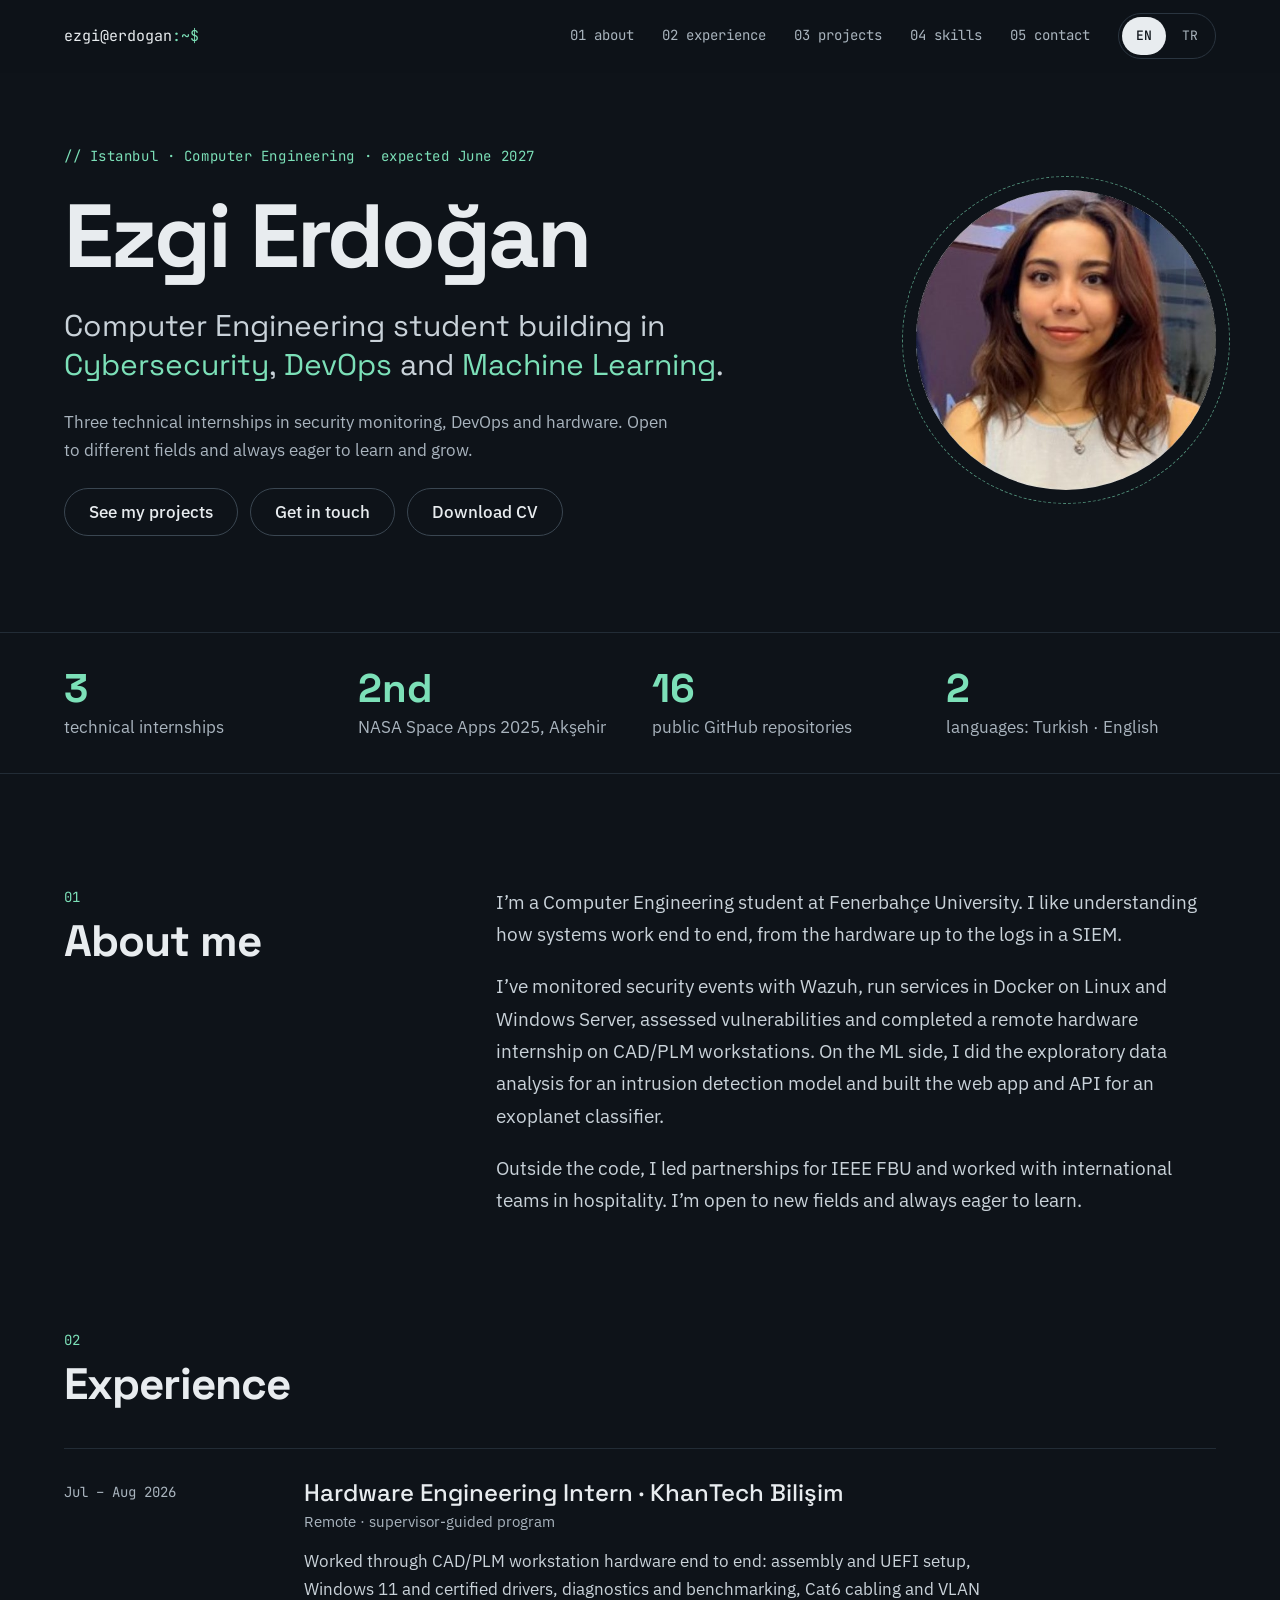
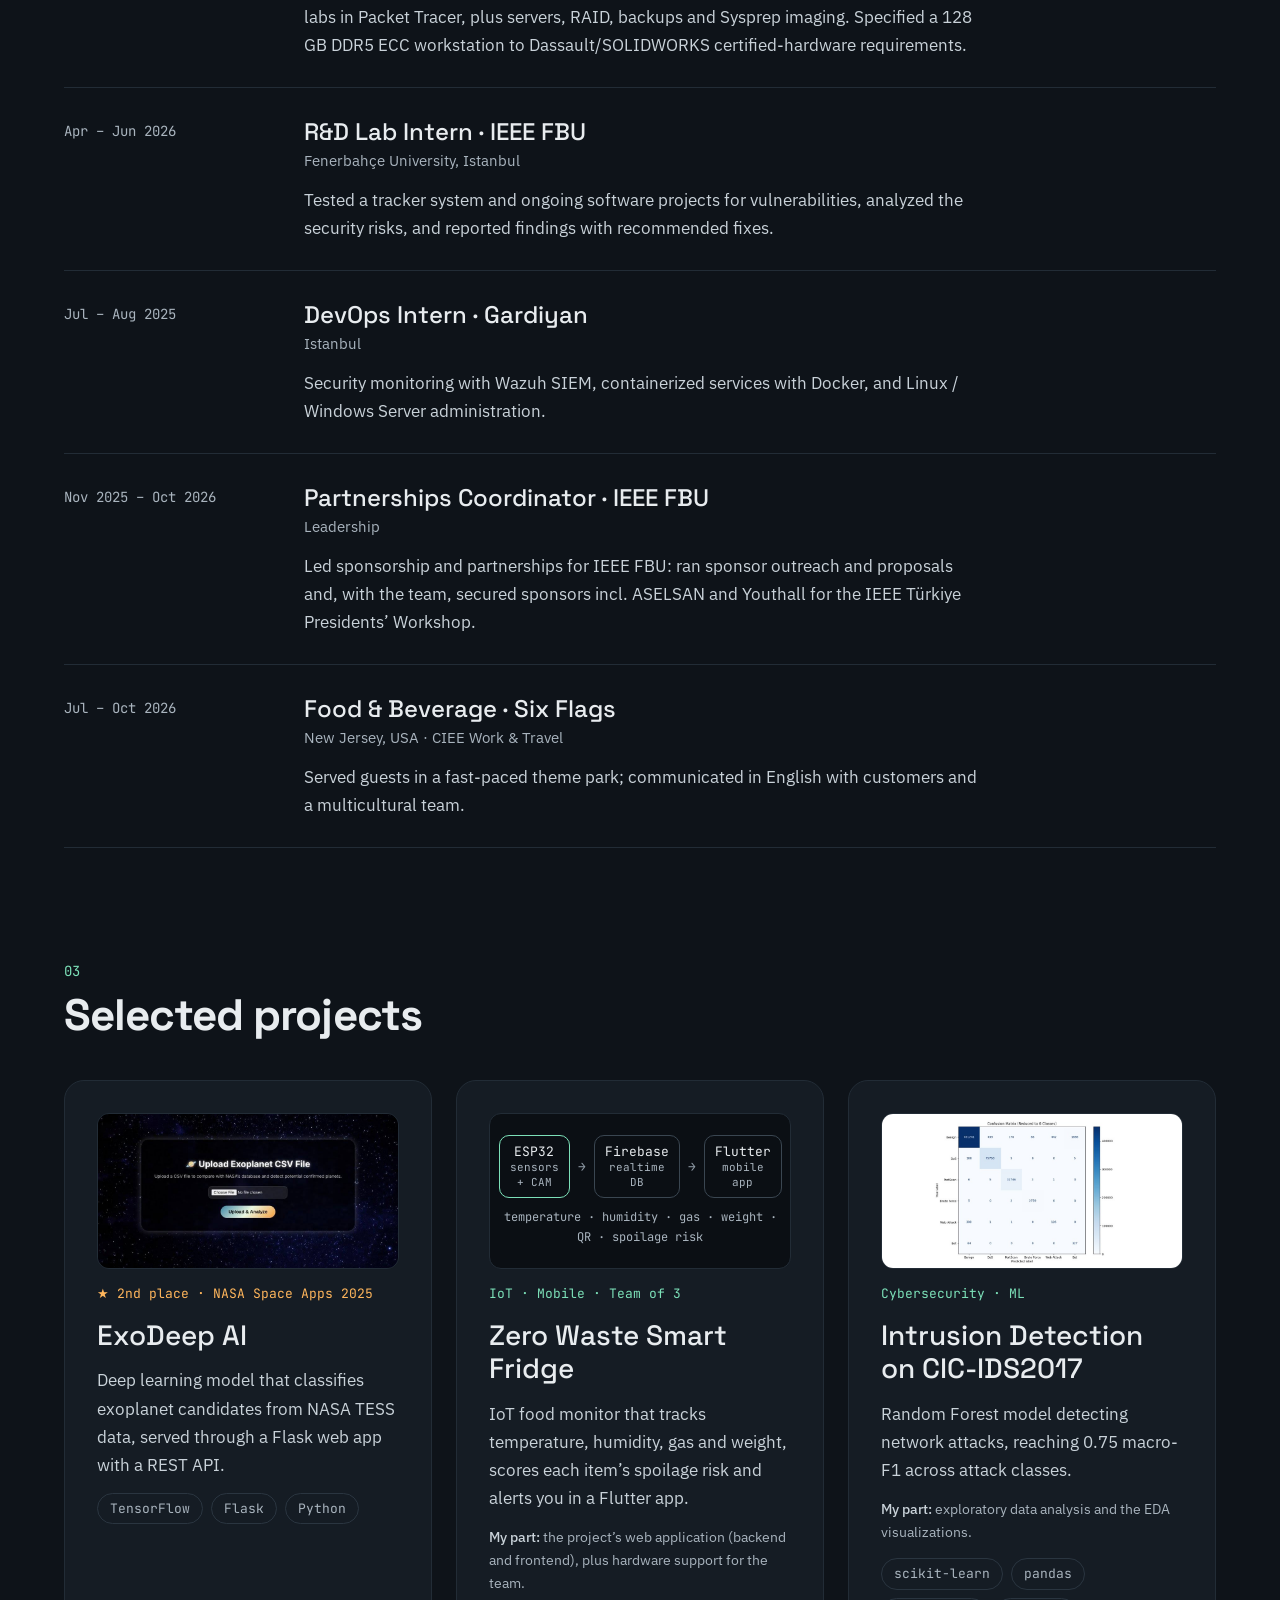
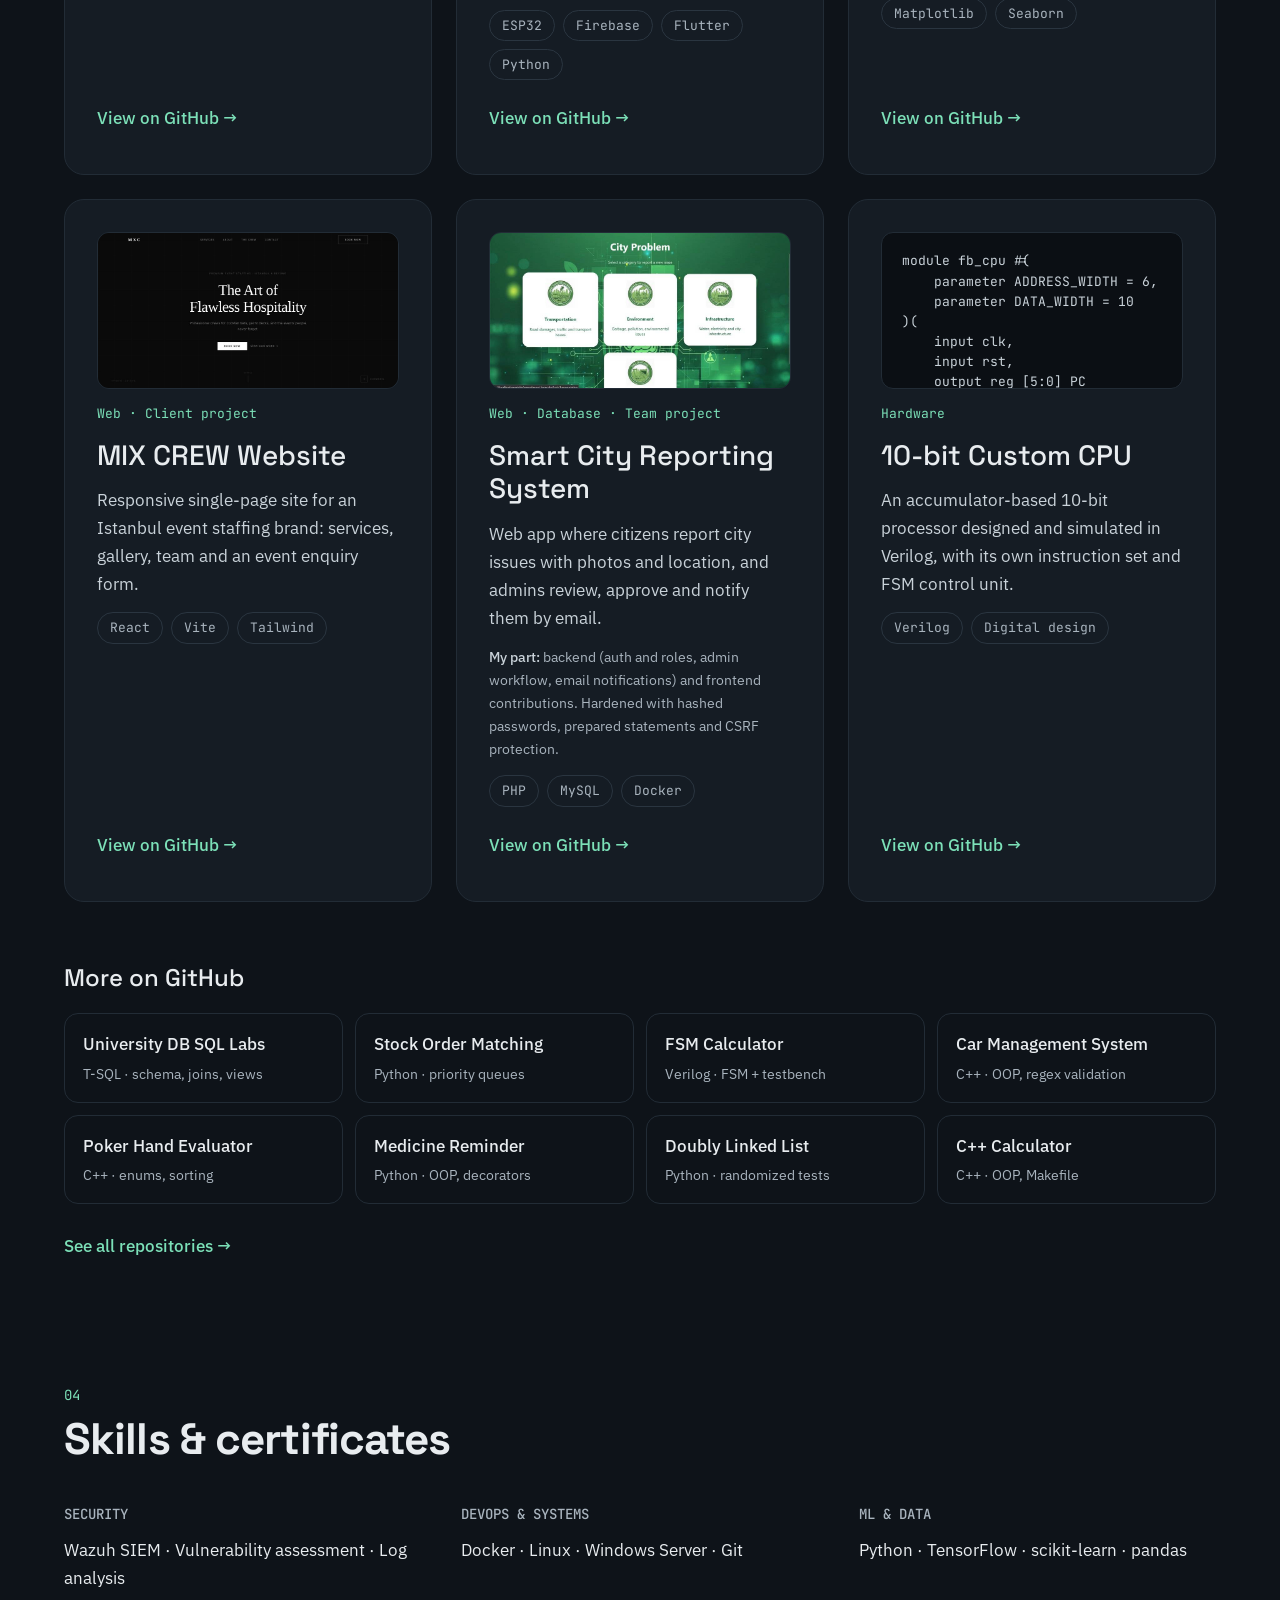
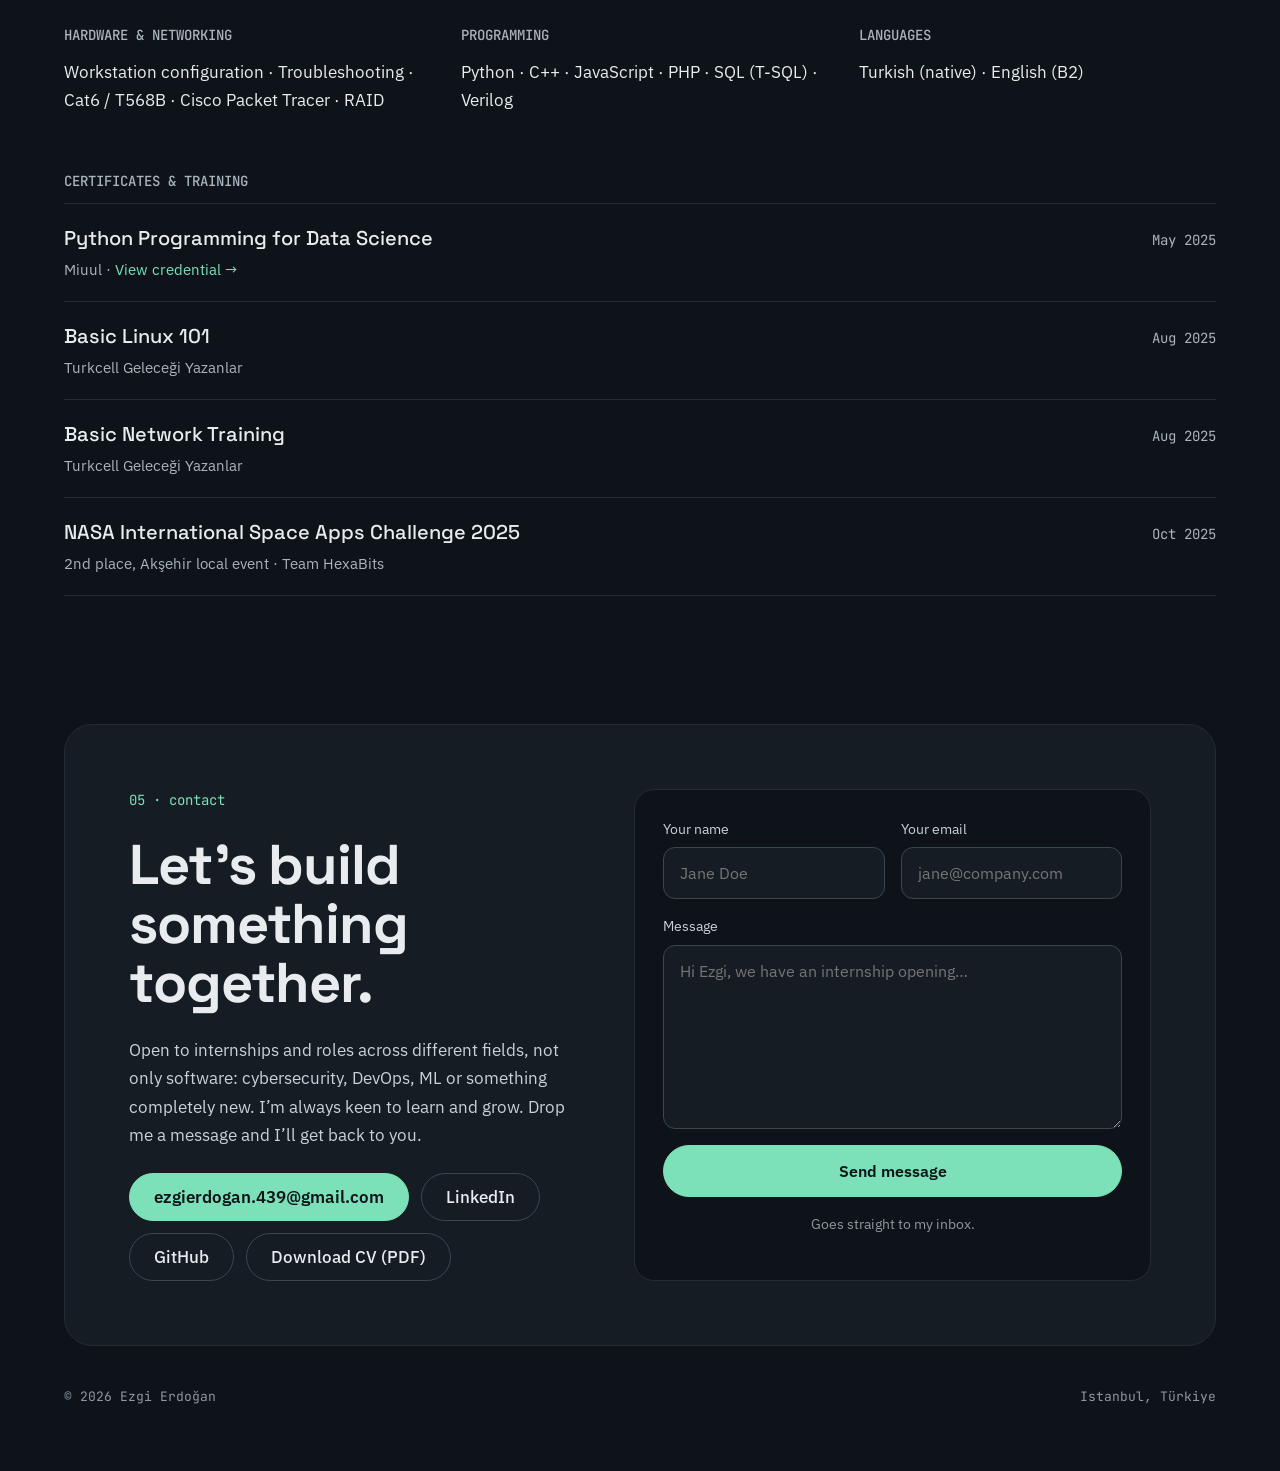
<file: index.html>
<!doctype html>
<html lang="en">
<head>
<meta charset="utf-8">
<meta name="viewport" content="width=device-width, initial-scale=1">
<title>Ezgi Erdoğan · Computer Engineering Portfolio</title>
<meta name="description" content="Ezgi Erdoğan, Computer Engineering student in Istanbul. Cybersecurity, DevOps and Machine Learning projects and internships.">
<meta property="og:title" content="Ezgi Erdoğan · Portfolio">
<meta property="og:description" content="Computer Engineering student | Cybersecurity · DevOps · ML">
<meta property="og:image" content="https://ezgerdog.github.io/ezgi.jpg">
<meta property="og:url" content="https://ezgerdog.github.io/">
<link rel="alternate" hreflang="tr" href="https://ezgerdog.github.io/tr.html">
<link rel="icon" href="data:image/svg+xml,%3Csvg xmlns='http://www.w3.org/2000/svg' viewBox='0 0 64 64'%3E%3Crect width='64' height='64' rx='14' fill='%230E1319'/%3E%3Ctext x='50%25' y='56%25' text-anchor='middle' font-family='monospace' font-size='30' fill='%237CE0B8'%3EE%3C/text%3E%3C/svg%3E">
<link rel="preconnect" href="https://fonts.googleapis.com">
<link rel="preconnect" href="https://fonts.gstatic.com" crossorigin>
<link href="https://fonts.googleapis.com/css2?family=Space+Grotesk:wght@400;500;700&family=IBM+Plex+Sans:wght@400;500;600&family=JetBrains+Mono:wght@400;500&display=swap" rel="stylesheet">
<link rel="stylesheet" href="style.css">
</head>
<body>
<a class="skip" href="#main">Skip to content</a>

<header class="site-header">
<div class="wrap bar">
<a class="logo" href="#top">ezgi@erdogan<span class="accent">:~$</span></a>
<div class="right">
<nav class="nav" aria-label="Main">
<a class="link" href="#about">01 about</a>
<a class="link" href="#experience">02 experience</a>
<a class="link" href="#projects">03 projects</a>
<a class="link" href="#skills">04 skills</a>
<a class="link" href="#contact">05 contact</a>
<div class="lang" role="group" aria-label="Language"><a href="./" aria-current="page">EN</a><a href="tr.html" hreflang="tr">TR</a></div>
</nav>
<button class="menu-btn" type="button" aria-label="Open menu" aria-expanded="false"><svg width="20" height="20" viewBox="0 0 24 24" fill="none" stroke="currentColor" stroke-width="2" stroke-linecap="round" aria-hidden="true"><path d="M4 7h16M4 12h16M4 17h16"/></svg></button>
</div>
</div>
</header>

<main id="main">
<div class="wrap">
<section id="top" class="hero">
<div class="hero-text">
<div class="eyebrow">// Istanbul · Computer Engineering · expected June 2027</div>
<h1>Ezgi Erdoğan</h1>
<p class="lead">Computer Engineering student building in <span class="accent">Cybersecurity</span>, <span class="accent">DevOps</span> and <span class="accent">Machine Learning</span>.</p>
<p class="sub">Three technical internships in security monitoring, DevOps and hardware. Open to different fields and always eager to learn and grow.</p>
<div class="btns">
<a class="btn" href="#projects">See my projects</a>
<a class="btn" href="#contact">Get in touch</a>
<a class="btn" href="Ezgi_Erdogan_CV.pdf" download>Download CV</a>
</div>
</div>
<div class="portrait"><div class="portrait-ring"><img src="ezgi.jpg" alt="Portrait of Ezgi Erdoğan" width="300" height="300"></div></div>
</section>
</div>

<section class="stats" aria-label="Highlights">
<div class="wrap">
<div class="stat"><b>3</b><span>technical internships</span></div>
<div class="stat"><b>2nd</b><span>NASA Space Apps 2025, Akşehir</span></div>
<div class="stat"><b>16</b><span>public GitHub repositories</span></div>
<div class="stat"><b>2</b><span>languages: Turkish · English</span></div>
</div>
</section>

<div class="wrap">
<section id="about" class="block about">
<div class="about-head"><div class="num">01</div><h2>About me</h2></div>
<div class="about-body">
<p>I’m a Computer Engineering student at Fenerbahçe University. I like understanding how systems work end to end, from the hardware up to the logs in a SIEM.</p>
<p>I’ve monitored security events with Wazuh, run services in Docker on Linux and Windows Server, assessed vulnerabilities and completed a remote hardware internship on CAD/PLM workstations. On the ML side, I did the exploratory data analysis for an intrusion detection model and built the web app and API for an exoplanet classifier.</p>
<p>Outside the code, I led partnerships for IEEE FBU and worked with international teams in hospitality. I’m open to new fields and always eager to learn.</p>
</div>
</section>

<section id="experience" class="block">
<div class="num">02</div>
<h2>Experience</h2>
<div>
<article class="job"><div class="job-date">Jul – Aug 2026</div><div class="job-body"><h3>Hardware Engineering Intern · KhanTech Bilişim</h3><div class="where">Remote · supervisor-guided program</div><p>Worked through CAD/PLM workstation hardware end to end: assembly and UEFI setup, Windows 11 and certified drivers, diagnostics and benchmarking, Cat6 cabling and VLAN labs in Packet Tracer, plus servers, RAID, backups and Sysprep imaging. Specified a 128 GB DDR5 ECC workstation to Dassault/SOLIDWORKS certified-hardware requirements.</p></div></article>
<article class="job"><div class="job-date">Apr – Jun 2026</div><div class="job-body"><h3>R&amp;D Lab Intern · IEEE FBU</h3><div class="where">Fenerbahçe University, Istanbul</div><p>Tested a tracker system and ongoing software projects for vulnerabilities, analyzed the security risks, and reported findings with recommended fixes.</p></div></article>
<article class="job"><div class="job-date">Jul – Aug 2025</div><div class="job-body"><h3>DevOps Intern · Gardiyan</h3><div class="where">Istanbul</div><p>Security monitoring with Wazuh SIEM, containerized services with Docker, and Linux / Windows Server administration.</p></div></article>
<article class="job"><div class="job-date">Nov 2025 – Oct 2026</div><div class="job-body"><h3>Partnerships Coordinator · IEEE FBU</h3><div class="where">Leadership</div><p>Led sponsorship and partnerships for IEEE FBU: ran sponsor outreach and proposals and, with the team, secured sponsors incl. ASELSAN and Youthall for the IEEE Türkiye Presidents’ Workshop.</p></div></article>
<article class="job"><div class="job-date">Jul – Oct 2026</div><div class="job-body"><h3>Food &amp; Beverage · Six Flags</h3><div class="where">New Jersey, USA · CIEE Work &amp; Travel</div><p>Served guests in a fast-paced theme park; communicated in English with customers and a multicultural team.</p></div></article>
</div>
</section>

<section id="projects" class="block">
<div class="num">03</div>
<h2>Selected projects</h2>
<div class="grid">

<article class="card">
<img class="shot" src="exodeep.jpg" alt="ExoDeep AI CSV upload screen" loading="lazy" width="960" height="498">
<span class="tag gold">★ 2nd place · NASA Space Apps 2025</span>
<h3>ExoDeep AI</h3>
<p>Deep learning model that classifies exoplanet candidates from NASA TESS data, served through a Flask web app with a REST API.</p>
<div class="chips"><span>TensorFlow</span><span>Flask</span><span>Python</span></div>
<a class="more" href="https://github.com/ezgerdog/exoplanet-ai-detection">View on GitHub →</a>
</article>

<article class="card">
<div class="flow" role="img" aria-label="System flow: ESP32 sensors to Firebase to Flutter app">
<div class="flow-row"><div>ESP32<small>sensors + CAM</small></div><i>→</i><div>Firebase<small>realtime DB</small></div><i>→</i><div>Flutter<small>mobile app</small></div></div>
<p>temperature · humidity · gas · weight · QR · spoilage risk</p>
</div>
<span class="tag">IoT · Mobile · Team of 3</span>
<h3>Zero Waste Smart Fridge</h3>
<p>IoT food monitor that tracks temperature, humidity, gas and weight, scores each item’s spoilage risk and alerts you in a Flutter app.</p>
<p class="part"><b>My part:</b> the project’s web application (backend and frontend), plus hardware support for the team.</p>
<div class="chips"><span>ESP32</span><span>Firebase</span><span>Flutter</span><span>Python</span></div>
<a class="more" href="https://github.com/ezgerdog/smart-fridge-project">View on GitHub →</a>
</article>

<article class="card">
<img class="shot" src="ids.jpg" alt="Confusion matrix of the intrusion detection model across six classes" loading="lazy" width="960" height="498">
<span class="tag">Cybersecurity · ML</span>
<h3>Intrusion Detection on CIC-IDS2017</h3>
<p>Random Forest model detecting network attacks, reaching 0.75 macro-F1 across attack classes.</p>
<p class="part"><b>My part:</b> exploratory data analysis and the EDA visualizations.</p>
<div class="chips"><span>scikit-learn</span><span>pandas</span><span>Matplotlib</span><span>Seaborn</span></div>
<a class="more" href="https://github.com/ezgerdog/cybersecurity-data-mining">View on GitHub →</a>
</article>

<article class="card">
<img class="shot" src="mixcrew.jpg" alt="MIX CREW website hero section" loading="lazy" width="960" height="498">
<span class="tag">Web · Client project</span>
<h3>MIX CREW Website</h3>
<p>Responsive single-page site for an Istanbul event staffing brand: services, gallery, team and an event enquiry form.</p>
<div class="chips"><span>React</span><span>Vite</span><span>Tailwind</span></div>
<a class="more" href="https://github.com/ezgerdog/mixcrew-website">View on GitHub →</a>
</article>

<article class="card">
<img class="shot" src="smartcity.jpg" alt="Smart City report category screen" loading="lazy" width="960" height="498">
<span class="tag">Web · Database · Team project</span>
<h3>Smart City Reporting System</h3>
<p>Web app where citizens report city issues with photos and location, and admins review, approve and notify them by email.</p>
<p class="part"><b>My part:</b> backend (auth and roles, admin workflow, email notifications) and frontend contributions. Hardened with hashed passwords, prepared statements and CSRF protection.</p>
<div class="chips"><span>PHP</span><span>MySQL</span><span>Docker</span></div>
<a class="more" href="https://github.com/ezgerdog/smart-city-reporting-system">View on GitHub →</a>
</article>

<article class="card">
<pre class="code" aria-label="Verilog excerpt from the CPU">module fb_cpu #(
    parameter ADDRESS_WIDTH = 6,
    parameter DATA_WIDTH = 10
)(
    input clk,
    input rst,
    output reg [5:0] PC
);
reg [9:0] ACC, ACCNext;
reg [2:0] state, stateNext;</pre>
<span class="tag">Hardware</span>
<h3>10-bit Custom CPU</h3>
<p>An accumulator-based 10-bit processor designed and simulated in Verilog, with its own instruction set and FSM control unit.</p>
<div class="chips"><span>Verilog</span><span>Digital design</span></div>
<a class="more" href="https://github.com/ezgerdog/custom-cpu-design-verilog">View on GitHub →</a>
</article>

</div>

<h3 class="minis-title">More on GitHub</h3>
<div class="minis">
<a class="mini" href="https://github.com/ezgerdog/university-db-sql-labs"><b>University DB SQL Labs</b><span>T-SQL · schema, joins, views</span></a>
<a class="mini" href="https://github.com/ezgerdog/stock-market-order-matching"><b>Stock Order Matching</b><span>Python · priority queues</span></a>
<a class="mini" href="https://github.com/ezgerdog/verilog-calculator"><b>FSM Calculator</b><span>Verilog · FSM + testbench</span></a>
<a class="mini" href="https://github.com/ezgerdog/car-management-system"><b>Car Management System</b><span>C++ · OOP, regex validation</span></a>
<a class="mini" href="https://github.com/ezgerdog/poker-hand-evaluator"><b>Poker Hand Evaluator</b><span>C++ · enums, sorting</span></a>
<a class="mini" href="https://github.com/ezgerdog/medicine-reminder-system"><b>Medicine Reminder</b><span>Python · OOP, decorators</span></a>
<a class="mini" href="https://github.com/ezgerdog/linked-list-implementation"><b>Doubly Linked List</b><span>Python · randomized tests</span></a>
<a class="mini" href="https://github.com/ezgerdog/cpp-calculator"><b>C++ Calculator</b><span>C++ · OOP, Makefile</span></a>
</div>
<a class="all" href="https://github.com/ezgerdog?tab=repositories">See all repositories →</a>
</section>

<section id="skills" class="block">
<div class="num">04</div>
<h2>Skills &amp; certificates</h2>
<div class="skills">
<div><h3>SECURITY</h3><p>Wazuh SIEM · Vulnerability assessment · Log analysis</p></div>
<div><h3>DEVOPS &amp; SYSTEMS</h3><p>Docker · Linux · Windows Server · Git</p></div>
<div><h3>ML &amp; DATA</h3><p>Python · TensorFlow · scikit-learn · pandas</p></div>
<div><h3>HARDWARE &amp; NETWORKING</h3><p>Workstation configuration · Troubleshooting · Cat6 / T568B · Cisco Packet Tracer · RAID</p></div>
<div><h3>PROGRAMMING</h3><p>Python · C++ · JavaScript · PHP · SQL (T-SQL) · Verilog</p></div>
<div><h3>LANGUAGES</h3><p>Turkish (native) · English (B2)</p></div>
</div>
<div class="certs">
<h3>CERTIFICATES &amp; TRAINING</h3>
<div class="cert"><div class="cert-main"><b>Python Programming for Data Science</b><span>Miuul · <a href="https://learning.miuul.com/certificates/z3zz2uqmaw">View credential →</a></span></div><time>May 2025</time></div>
<div class="cert"><div class="cert-main"><b>Basic Linux 101</b><span>Turkcell Geleceği Yazanlar</span></div><time>Aug 2025</time></div>
<div class="cert"><div class="cert-main"><b>Basic Network Training</b><span>Turkcell Geleceği Yazanlar</span></div><time>Aug 2025</time></div>
<div class="cert"><div class="cert-main"><b>NASA International Space Apps Challenge 2025</b><span>2nd place, Akşehir local event · Team HexaBits</span></div><time>Oct 2025</time></div>
</div>
</section>

<section id="contact" class="contact">
<div class="contact-box">
<div class="contact-text">
<div class="num">05 · contact</div>
<h2>Let’s build something together.</h2>
<p>Open to internships and roles across different fields, not only software: cybersecurity, DevOps, ML or something completely new. I’m always keen to learn and grow. Drop me a message and I’ll get back to you.</p>
<div class="btns">
<a class="btn solid" href="mailto:ezgierdogan.439@gmail.com">ezgierdogan.439@gmail.com</a>
<a class="btn" href="https://www.linkedin.com/in/ezgierdogan1/">LinkedIn</a>
<a class="btn" href="https://github.com/ezgerdog">GitHub</a>
<a class="btn" href="Ezgi_Erdogan_CV.pdf" download>Download CV (PDF)</a>
</div>
</div>
<form class="msg" action="https://formspree.io/f/mvkzdnaz" method="POST" aria-label="Send a message" data-sending="Sending…" data-ok="Thanks! Your message reached my inbox. I’ll reply soon." data-err="Something went wrong. Please email me directly instead.">
<div class="row2">
<div class="field"><label for="f-name">Your name</label><input id="f-name" name="name" type="text" autocomplete="name" required placeholder="Jane Doe"></div>
<div class="field"><label for="f-email">Your email</label><input id="f-email" name="email" type="email" autocomplete="email" required placeholder="jane@company.com"></div>
</div>
<div class="field"><label for="f-msg">Message</label><textarea id="f-msg" name="message" rows="6" required placeholder="Hi Ezgi, we have an internship opening…"></textarea></div>
<input type="hidden" name="_subject" value="New message from your portfolio">
<input class="hp" type="text" name="_gotcha" tabindex="-1" autocomplete="off" aria-hidden="true">
<button class="btn solid" type="submit">Send message</button>
<p class="status" role="status" aria-live="polite">Goes straight to my inbox.</p>
</form>
</div>
<footer><span>© 2026 Ezgi Erdoğan</span><span>Istanbul, Türkiye</span></footer>
</section>
</div>
</main>
<script src="main.js"></script>
</body>
</html>
</file>
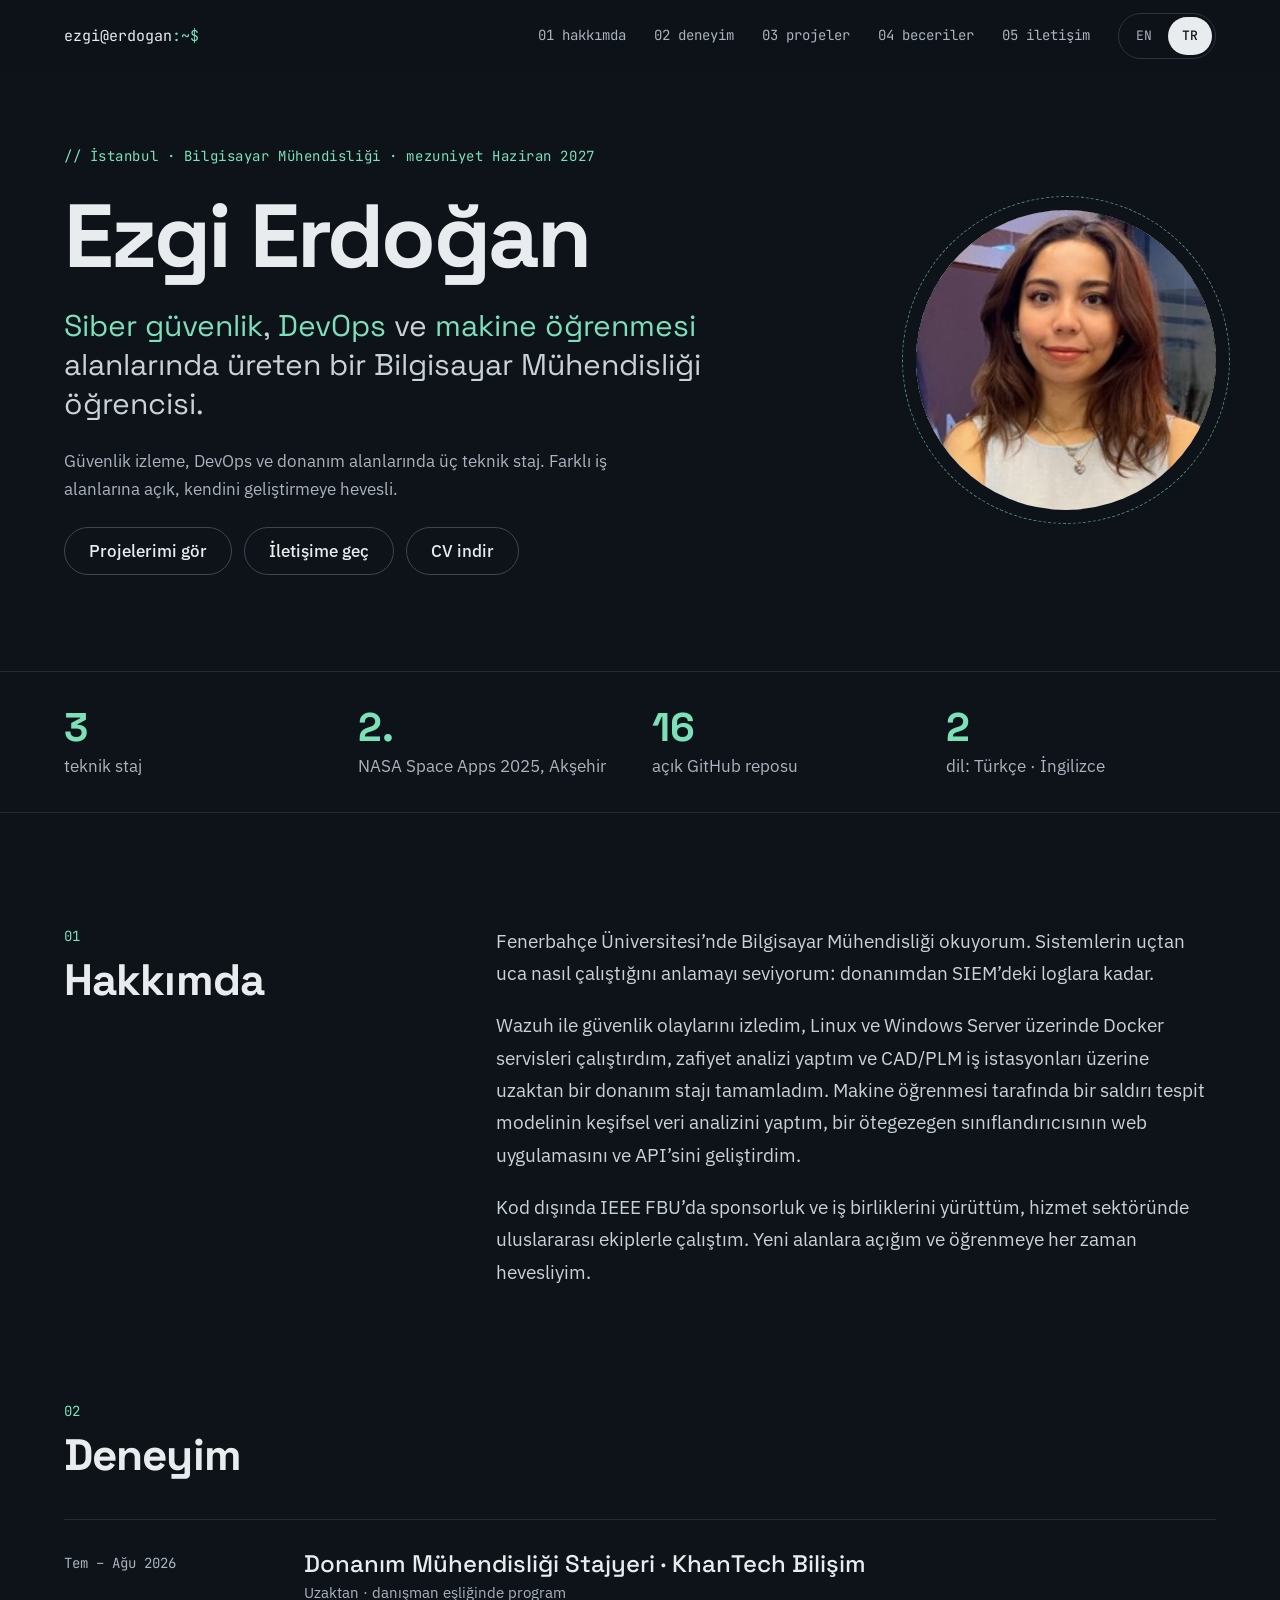
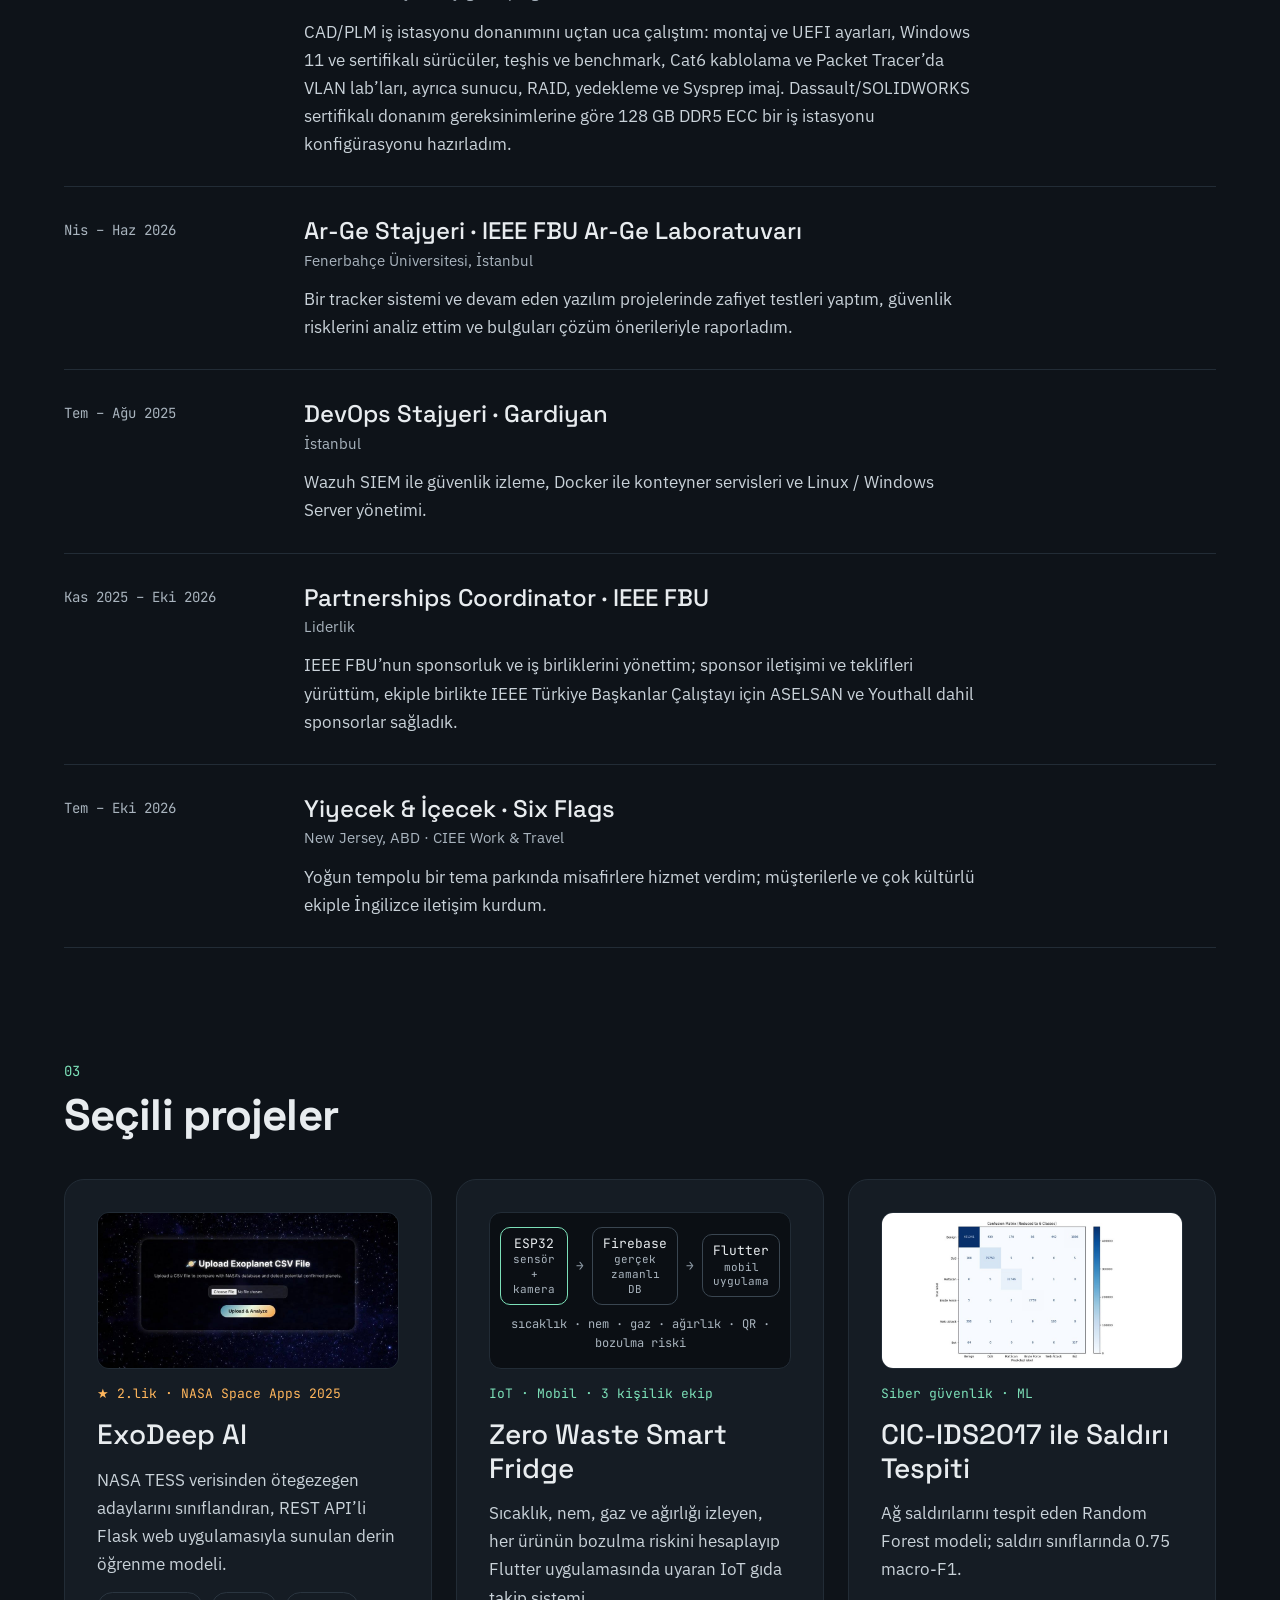
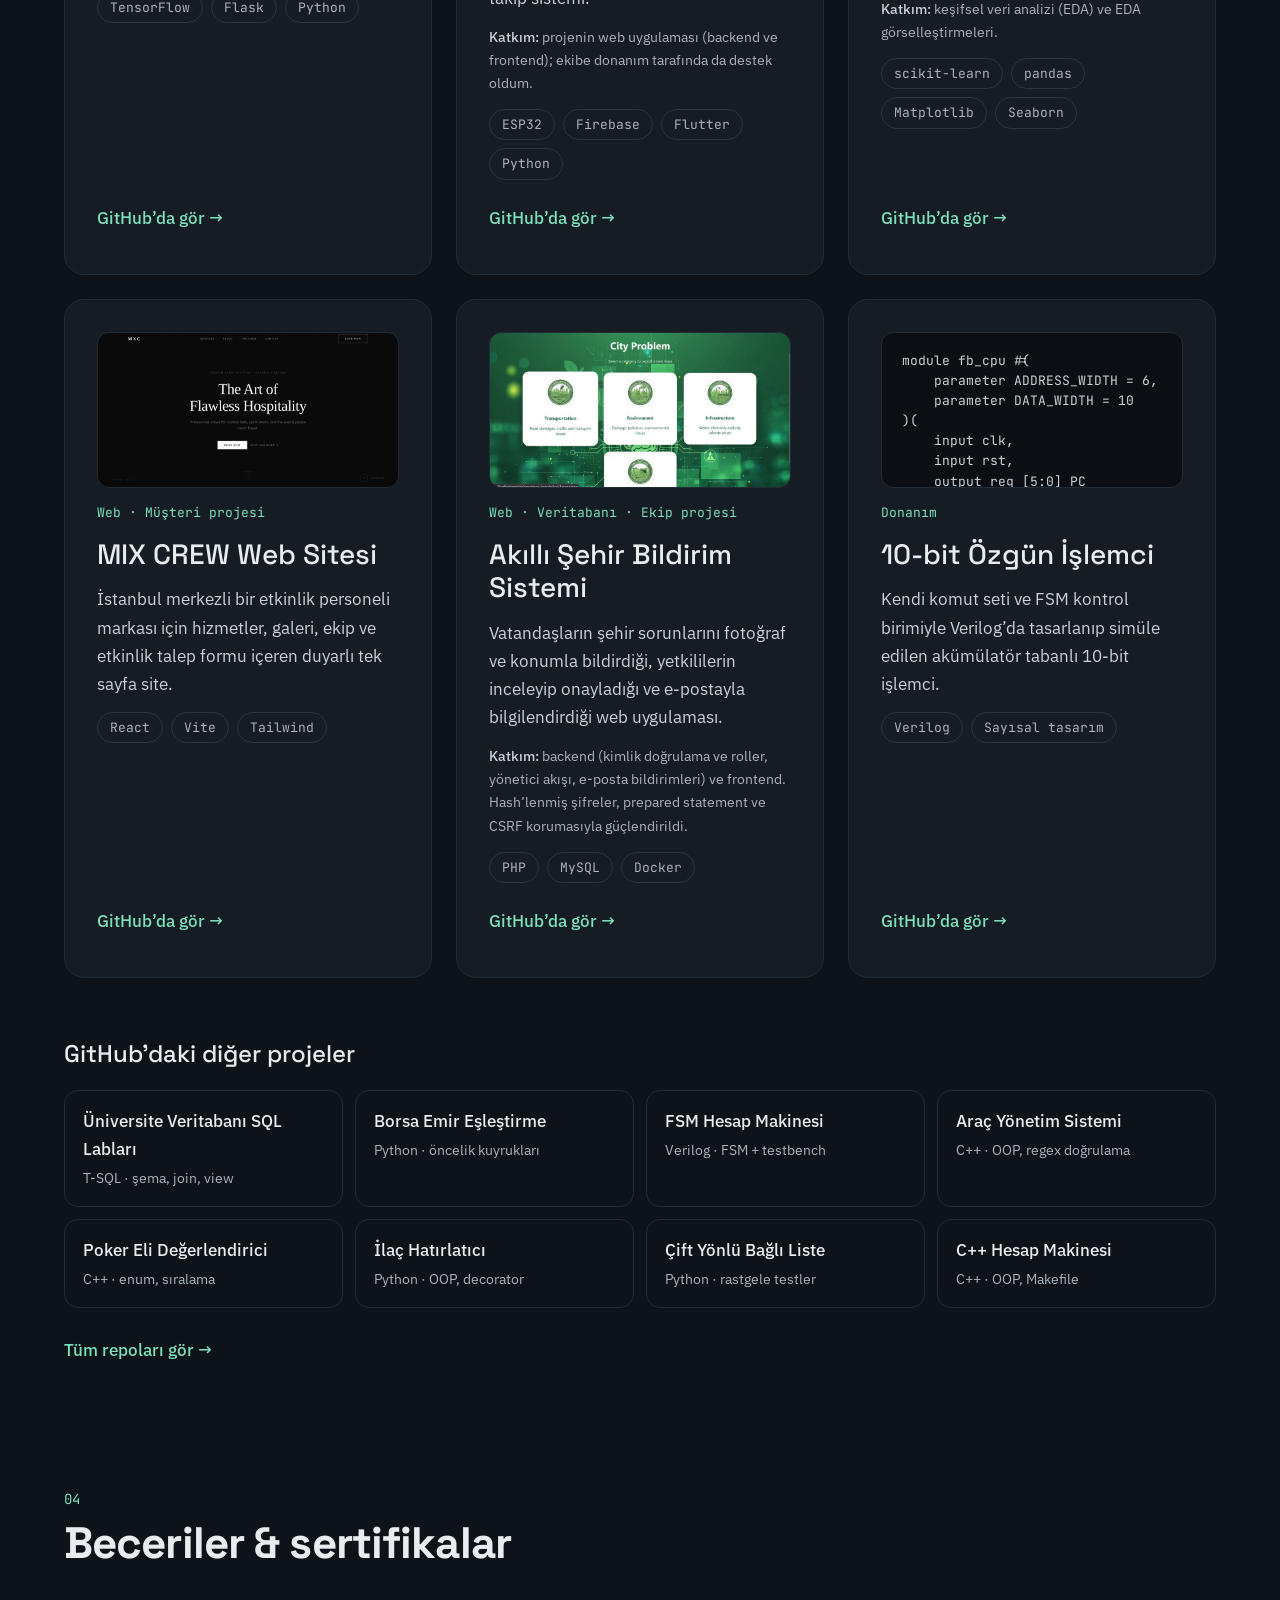
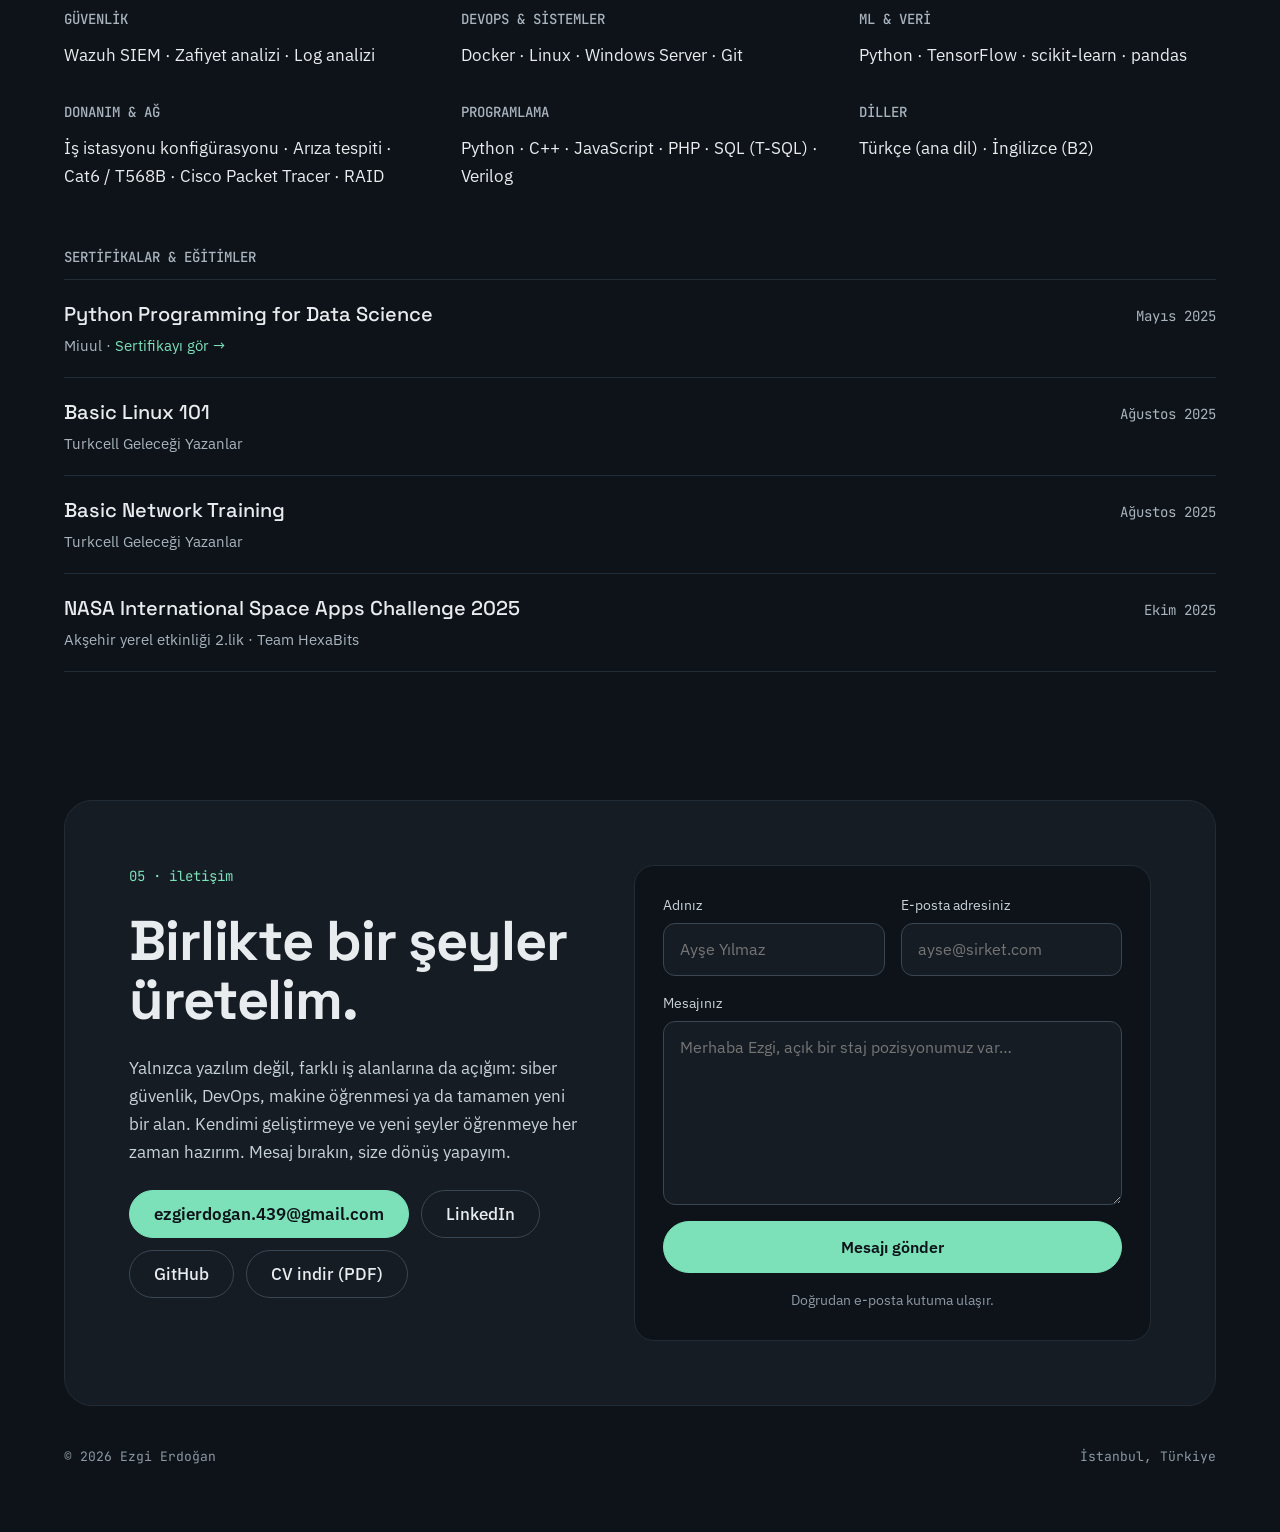
<file: tr.html>
<!doctype html>
<html lang="tr">
<head>
<meta charset="utf-8">
<meta name="viewport" content="width=device-width, initial-scale=1">
<title>Ezgi Erdoğan · Bilgisayar Mühendisliği Portfolyosu</title>
<meta name="description" content="Ezgi Erdoğan, İstanbul'da Bilgisayar Mühendisliği öğrencisi. Siber güvenlik, DevOps ve makine öğrenmesi projeleri ve stajları.">
<meta property="og:title" content="Ezgi Erdoğan · Portfolyo">
<meta property="og:description" content="Bilgisayar Mühendisliği öğrencisi | Siber Güvenlik · DevOps · ML">
<meta property="og:image" content="https://ezgerdog.github.io/ezgi.jpg">
<meta property="og:url" content="https://ezgerdog.github.io/tr.html">
<link rel="alternate" hreflang="en" href="https://ezgerdog.github.io/">
<link rel="icon" href="data:image/svg+xml,%3Csvg xmlns='http://www.w3.org/2000/svg' viewBox='0 0 64 64'%3E%3Crect width='64' height='64' rx='14' fill='%230E1319'/%3E%3Ctext x='50%25' y='56%25' text-anchor='middle' font-family='monospace' font-size='30' fill='%237CE0B8'%3EE%3C/text%3E%3C/svg%3E">
<link rel="preconnect" href="https://fonts.googleapis.com">
<link rel="preconnect" href="https://fonts.gstatic.com" crossorigin>
<link href="https://fonts.googleapis.com/css2?family=Space+Grotesk:wght@400;500;700&family=IBM+Plex+Sans:wght@400;500;600&family=JetBrains+Mono:wght@400;500&display=swap" rel="stylesheet">
<link rel="stylesheet" href="style.css">
</head>
<body>
<a class="skip" href="#main">İçeriğe geç</a>

<header class="site-header">
<div class="wrap bar">
<a class="logo" href="#top">ezgi@erdogan<span class="accent">:~$</span></a>
<div class="right">
<nav class="nav" aria-label="Ana menü">
<a class="link" href="#about">01 hakkımda</a>
<a class="link" href="#experience">02 deneyim</a>
<a class="link" href="#projects">03 projeler</a>
<a class="link" href="#skills">04 beceriler</a>
<a class="link" href="#contact">05 iletişim</a>
<div class="lang" role="group" aria-label="Dil"><a href="./" hreflang="en">EN</a><a href="tr.html" aria-current="page">TR</a></div>
</nav>
<button class="menu-btn" type="button" aria-label="Menüyü aç" aria-expanded="false"><svg width="20" height="20" viewBox="0 0 24 24" fill="none" stroke="currentColor" stroke-width="2" stroke-linecap="round" aria-hidden="true"><path d="M4 7h16M4 12h16M4 17h16"/></svg></button>
</div>
</div>
</header>

<main id="main">
<div class="wrap">
<section id="top" class="hero">
<div class="hero-text">
<div class="eyebrow">// İstanbul · Bilgisayar Mühendisliği · mezuniyet Haziran 2027</div>
<h1>Ezgi Erdoğan</h1>
<p class="lead"><span class="accent">Siber güvenlik</span>, <span class="accent">DevOps</span> ve <span class="accent">makine öğrenmesi</span> alanlarında üreten bir Bilgisayar Mühendisliği öğrencisi.</p>
<p class="sub">Güvenlik izleme, DevOps ve donanım alanlarında üç teknik staj. Farklı iş alanlarına açık, kendini geliştirmeye hevesli.</p>
<div class="btns">
<a class="btn" href="#projects">Projelerimi gör</a>
<a class="btn" href="#contact">İletişime geç</a>
<a class="btn" href="Ezgi_Erdogan_Ozgecmis.pdf" download>CV indir</a>
</div>
</div>
<div class="portrait"><div class="portrait-ring"><img src="ezgi.jpg" alt="Ezgi Erdoğan portresi" width="300" height="300"></div></div>
</section>
</div>

<section class="stats" aria-label="Öne çıkanlar">
<div class="wrap">
<div class="stat"><b>3</b><span>teknik staj</span></div>
<div class="stat"><b>2.</b><span>NASA Space Apps 2025, Akşehir</span></div>
<div class="stat"><b>16</b><span>açık GitHub reposu</span></div>
<div class="stat"><b>2</b><span>dil: Türkçe · İngilizce</span></div>
</div>
</section>

<div class="wrap">
<section id="about" class="block about">
<div class="about-head"><div class="num">01</div><h2>Hakkımda</h2></div>
<div class="about-body">
<p>Fenerbahçe Üniversitesi’nde Bilgisayar Mühendisliği okuyorum. Sistemlerin uçtan uca nasıl çalıştığını anlamayı seviyorum: donanımdan SIEM’deki loglara kadar.</p>
<p>Wazuh ile güvenlik olaylarını izledim, Linux ve Windows Server üzerinde Docker servisleri çalıştırdım, zafiyet analizi yaptım ve CAD/PLM iş istasyonları üzerine uzaktan bir donanım stajı tamamladım. Makine öğrenmesi tarafında bir saldırı tespit modelinin keşifsel veri analizini yaptım, bir ötegezegen sınıflandırıcısının web uygulamasını ve API’sini geliştirdim.</p>
<p>Kod dışında IEEE FBU’da sponsorluk ve iş birliklerini yürüttüm, hizmet sektöründe uluslararası ekiplerle çalıştım. Yeni alanlara açığım ve öğrenmeye her zaman hevesliyim.</p>
</div>
</section>

<section id="experience" class="block">
<div class="num">02</div>
<h2>Deneyim</h2>
<div>
<article class="job"><div class="job-date">Tem – Ağu 2026</div><div class="job-body"><h3>Donanım Mühendisliği Stajyeri · KhanTech Bilişim</h3><div class="where">Uzaktan · danışman eşliğinde program</div><p>CAD/PLM iş istasyonu donanımını uçtan uca çalıştım: montaj ve UEFI ayarları, Windows 11 ve sertifikalı sürücüler, teşhis ve benchmark, Cat6 kablolama ve Packet Tracer’da VLAN lab’ları, ayrıca sunucu, RAID, yedekleme ve Sysprep imaj. Dassault/SOLIDWORKS sertifikalı donanım gereksinimlerine göre 128 GB DDR5 ECC bir iş istasyonu konfigürasyonu hazırladım.</p></div></article>
<article class="job"><div class="job-date">Nis – Haz 2026</div><div class="job-body"><h3>Ar-Ge Stajyeri · IEEE FBU Ar-Ge Laboratuvarı</h3><div class="where">Fenerbahçe Üniversitesi, İstanbul</div><p>Bir tracker sistemi ve devam eden yazılım projelerinde zafiyet testleri yaptım, güvenlik risklerini analiz ettim ve bulguları çözüm önerileriyle raporladım.</p></div></article>
<article class="job"><div class="job-date">Tem – Ağu 2025</div><div class="job-body"><h3>DevOps Stajyeri · Gardiyan</h3><div class="where">İstanbul</div><p>Wazuh SIEM ile güvenlik izleme, Docker ile konteyner servisleri ve Linux / Windows Server yönetimi.</p></div></article>
<article class="job"><div class="job-date">Kas 2025 – Eki 2026</div><div class="job-body"><h3>Partnerships Coordinator · IEEE FBU</h3><div class="where">Liderlik</div><p>IEEE FBU’nun sponsorluk ve iş birliklerini yönettim; sponsor iletişimi ve teklifleri yürüttüm, ekiple birlikte IEEE Türkiye Başkanlar Çalıştayı için ASELSAN ve Youthall dahil sponsorlar sağladık.</p></div></article>
<article class="job"><div class="job-date">Tem – Eki 2026</div><div class="job-body"><h3>Yiyecek &amp; İçecek · Six Flags</h3><div class="where">New Jersey, ABD · CIEE Work &amp; Travel</div><p>Yoğun tempolu bir tema parkında misafirlere hizmet verdim; müşterilerle ve çok kültürlü ekiple İngilizce iletişim kurdum.</p></div></article>
</div>
</section>

<section id="projects" class="block">
<div class="num">03</div>
<h2>Seçili projeler</h2>
<div class="grid">

<article class="card">
<img class="shot" src="exodeep.jpg" alt="ExoDeep AI CSV yükleme ekranı" loading="lazy" width="960" height="498">
<span class="tag gold">★ 2.lik · NASA Space Apps 2025</span>
<h3>ExoDeep AI</h3>
<p>NASA TESS verisinden ötegezegen adaylarını sınıflandıran, REST API’li Flask web uygulamasıyla sunulan derin öğrenme modeli.</p>
<div class="chips"><span>TensorFlow</span><span>Flask</span><span>Python</span></div>
<a class="more" href="https://github.com/ezgerdog/exoplanet-ai-detection">GitHub’da gör →</a>
</article>

<article class="card">
<div class="flow" role="img" aria-label="Sistem akışı: ESP32 sensörleri, Firebase, Flutter uygulaması">
<div class="flow-row"><div>ESP32<small>sensör + kamera</small></div><i>→</i><div>Firebase<small>gerçek zamanlı DB</small></div><i>→</i><div>Flutter<small>mobil uygulama</small></div></div>
<p>sıcaklık · nem · gaz · ağırlık · QR · bozulma riski</p>
</div>
<span class="tag">IoT · Mobil · 3 kişilik ekip</span>
<h3>Zero Waste Smart Fridge</h3>
<p>Sıcaklık, nem, gaz ve ağırlığı izleyen, her ürünün bozulma riskini hesaplayıp Flutter uygulamasında uyaran IoT gıda takip sistemi.</p>
<p class="part"><b>Katkım:</b> projenin web uygulaması (backend ve frontend); ekibe donanım tarafında da destek oldum.</p>
<div class="chips"><span>ESP32</span><span>Firebase</span><span>Flutter</span><span>Python</span></div>
<a class="more" href="https://github.com/ezgerdog/smart-fridge-project">GitHub’da gör →</a>
</article>

<article class="card">
<img class="shot" src="ids.jpg" alt="Saldırı tespit modelinin altı sınıflı karışıklık matrisi" loading="lazy" width="960" height="498">
<span class="tag">Siber güvenlik · ML</span>
<h3>CIC-IDS2017 ile Saldırı Tespiti</h3>
<p>Ağ saldırılarını tespit eden Random Forest modeli; saldırı sınıflarında 0.75 macro-F1.</p>
<p class="part"><b>Katkım:</b> keşifsel veri analizi (EDA) ve EDA görselleştirmeleri.</p>
<div class="chips"><span>scikit-learn</span><span>pandas</span><span>Matplotlib</span><span>Seaborn</span></div>
<a class="more" href="https://github.com/ezgerdog/cybersecurity-data-mining">GitHub’da gör →</a>
</article>

<article class="card">
<img class="shot" src="mixcrew.jpg" alt="MIX CREW web sitesi giriş bölümü" loading="lazy" width="960" height="498">
<span class="tag">Web · Müşteri projesi</span>
<h3>MIX CREW Web Sitesi</h3>
<p>İstanbul merkezli bir etkinlik personeli markası için hizmetler, galeri, ekip ve etkinlik talep formu içeren duyarlı tek sayfa site.</p>
<div class="chips"><span>React</span><span>Vite</span><span>Tailwind</span></div>
<a class="more" href="https://github.com/ezgerdog/mixcrew-website">GitHub’da gör →</a>
</article>

<article class="card">
<img class="shot" src="smartcity.jpg" alt="Akıllı Şehir sorun kategorisi ekranı" loading="lazy" width="960" height="498">
<span class="tag">Web · Veritabanı · Ekip projesi</span>
<h3>Akıllı Şehir Bildirim Sistemi</h3>
<p>Vatandaşların şehir sorunlarını fotoğraf ve konumla bildirdiği, yetkililerin inceleyip onayladığı ve e-postayla bilgilendirdiği web uygulaması.</p>
<p class="part"><b>Katkım:</b> backend (kimlik doğrulama ve roller, yönetici akışı, e-posta bildirimleri) ve frontend. Hash’lenmiş şifreler, prepared statement ve CSRF korumasıyla güçlendirildi.</p>
<div class="chips"><span>PHP</span><span>MySQL</span><span>Docker</span></div>
<a class="more" href="https://github.com/ezgerdog/smart-city-reporting-system">GitHub’da gör →</a>
</article>

<article class="card">
<pre class="code" aria-label="İşlemciden Verilog kesiti">module fb_cpu #(
    parameter ADDRESS_WIDTH = 6,
    parameter DATA_WIDTH = 10
)(
    input clk,
    input rst,
    output reg [5:0] PC
);
reg [9:0] ACC, ACCNext;
reg [2:0] state, stateNext;</pre>
<span class="tag">Donanım</span>
<h3>10-bit Özgün İşlemci</h3>
<p>Kendi komut seti ve FSM kontrol birimiyle Verilog’da tasarlanıp simüle edilen akümülatör tabanlı 10-bit işlemci.</p>
<div class="chips"><span>Verilog</span><span>Sayısal tasarım</span></div>
<a class="more" href="https://github.com/ezgerdog/custom-cpu-design-verilog">GitHub’da gör →</a>
</article>

</div>

<h3 class="minis-title">GitHub’daki diğer projeler</h3>
<div class="minis">
<a class="mini" href="https://github.com/ezgerdog/university-db-sql-labs"><b>Üniversite Veritabanı SQL Labları</b><span>T-SQL · şema, join, view</span></a>
<a class="mini" href="https://github.com/ezgerdog/stock-market-order-matching"><b>Borsa Emir Eşleştirme</b><span>Python · öncelik kuyrukları</span></a>
<a class="mini" href="https://github.com/ezgerdog/verilog-calculator"><b>FSM Hesap Makinesi</b><span>Verilog · FSM + testbench</span></a>
<a class="mini" href="https://github.com/ezgerdog/car-management-system"><b>Araç Yönetim Sistemi</b><span>C++ · OOP, regex doğrulama</span></a>
<a class="mini" href="https://github.com/ezgerdog/poker-hand-evaluator"><b>Poker Eli Değerlendirici</b><span>C++ · enum, sıralama</span></a>
<a class="mini" href="https://github.com/ezgerdog/medicine-reminder-system"><b>İlaç Hatırlatıcı</b><span>Python · OOP, decorator</span></a>
<a class="mini" href="https://github.com/ezgerdog/linked-list-implementation"><b>Çift Yönlü Bağlı Liste</b><span>Python · rastgele testler</span></a>
<a class="mini" href="https://github.com/ezgerdog/cpp-calculator"><b>C++ Hesap Makinesi</b><span>C++ · OOP, Makefile</span></a>
</div>
<a class="all" href="https://github.com/ezgerdog?tab=repositories">Tüm repoları gör →</a>
</section>

<section id="skills" class="block">
<div class="num">04</div>
<h2>Beceriler &amp; sertifikalar</h2>
<div class="skills">
<div><h3>GÜVENLİK</h3><p>Wazuh SIEM · Zafiyet analizi · Log analizi</p></div>
<div><h3>DEVOPS &amp; SİSTEMLER</h3><p>Docker · Linux · Windows Server · Git</p></div>
<div><h3>ML &amp; VERİ</h3><p>Python · TensorFlow · scikit-learn · pandas</p></div>
<div><h3>DONANIM &amp; AĞ</h3><p>İş istasyonu konfigürasyonu · Arıza tespiti · Cat6 / T568B · Cisco Packet Tracer · RAID</p></div>
<div><h3>PROGRAMLAMA</h3><p>Python · C++ · JavaScript · PHP · SQL (T-SQL) · Verilog</p></div>
<div><h3>DİLLER</h3><p>Türkçe (ana dil) · İngilizce (B2)</p></div>
</div>
<div class="certs">
<h3>SERTİFİKALAR &amp; EĞİTİMLER</h3>
<div class="cert"><div class="cert-main"><b>Python Programming for Data Science</b><span>Miuul · <a href="https://learning.miuul.com/certificates/z3zz2uqmaw">Sertifikayı gör →</a></span></div><time>Mayıs 2025</time></div>
<div class="cert"><div class="cert-main"><b>Basic Linux 101</b><span>Turkcell Geleceği Yazanlar</span></div><time>Ağustos 2025</time></div>
<div class="cert"><div class="cert-main"><b>Basic Network Training</b><span>Turkcell Geleceği Yazanlar</span></div><time>Ağustos 2025</time></div>
<div class="cert"><div class="cert-main"><b>NASA International Space Apps Challenge 2025</b><span>Akşehir yerel etkinliği 2.lik · Team HexaBits</span></div><time>Ekim 2025</time></div>
</div>
</section>

<section id="contact" class="contact">
<div class="contact-box">
<div class="contact-text">
<div class="num">05 · iletişim</div>
<h2>Birlikte bir şeyler üretelim.</h2>
<p>Yalnızca yazılım değil, farklı iş alanlarına da açığım: siber güvenlik, DevOps, makine öğrenmesi ya da tamamen yeni bir alan. Kendimi geliştirmeye ve yeni şeyler öğrenmeye her zaman hazırım. Mesaj bırakın, size dönüş yapayım.</p>
<div class="btns">
<a class="btn solid" href="mailto:ezgierdogan.439@gmail.com">ezgierdogan.439@gmail.com</a>
<a class="btn" href="https://www.linkedin.com/in/ezgierdogan1/">LinkedIn</a>
<a class="btn" href="https://github.com/ezgerdog">GitHub</a>
<a class="btn" href="Ezgi_Erdogan_Ozgecmis.pdf" download>CV indir (PDF)</a>
</div>
</div>
<form class="msg" action="https://formspree.io/f/mvkzdnaz" method="POST" aria-label="Mesaj gönder" data-sending="Gönderiliyor…" data-ok="Teşekkürler! Mesajınız bana ulaştı, en kısa sürede dönüş yapacağım." data-err="Bir sorun oluştu. Lütfen doğrudan e-posta gönderin.">
<div class="row2">
<div class="field"><label for="f-name">Adınız</label><input id="f-name" name="name" type="text" autocomplete="name" required placeholder="Ayşe Yılmaz"></div>
<div class="field"><label for="f-email">E-posta adresiniz</label><input id="f-email" name="email" type="email" autocomplete="email" required placeholder="ayse@sirket.com"></div>
</div>
<div class="field"><label for="f-msg">Mesajınız</label><textarea id="f-msg" name="message" rows="6" required placeholder="Merhaba Ezgi, açık bir staj pozisyonumuz var…"></textarea></div>
<input type="hidden" name="_subject" value="Portfolyodan yeni mesaj">
<input class="hp" type="text" name="_gotcha" tabindex="-1" autocomplete="off" aria-hidden="true">
<button class="btn solid" type="submit">Mesajı gönder</button>
<p class="status" role="status" aria-live="polite">Doğrudan e-posta kutuma ulaşır.</p>
</form>
</div>
<footer><span>© 2026 Ezgi Erdoğan</span><span>İstanbul, Türkiye</span></footer>
</section>
</div>
</main>
<script src="main.js"></script>
</body>
</html>
</file>
<file: style.css>
:root{
  --bg:#0E1319; --panel:#151C24; --deep:#0B0F14; --line:#222C36; --line2:#2A3540; --line3:#3A4651;
  --text:#E8ECEF; --soft:#C9D2D9; --muted:#A9B4BE; --faint:#8C98A3; --accent:#7CE0B8; --gold:#FFB65C;
  --display:'Space Grotesk',system-ui,sans-serif; --body:'IBM Plex Sans',system-ui,sans-serif; --mono:'JetBrains Mono',ui-monospace,monospace;
}
*{box-sizing:border-box}
html{scroll-behavior:smooth;scroll-padding-top:80px}
body{margin:0;background:var(--bg);color:var(--text);font-family:var(--body);font-size:17px;line-height:1.65;-webkit-font-smoothing:antialiased}
img{max-width:100%;display:block}
a{color:var(--accent);text-decoration:none}
a:hover{color:#B4F0D6}
:focus-visible{outline:2px solid var(--accent);outline-offset:3px;border-radius:6px}
.wrap{max-width:1200px;margin:0 auto;padding:0 24px}
.mono{font-family:var(--mono)}
.accent{color:var(--accent)}
.skip{position:absolute;left:-999px;top:8px;background:var(--accent);color:var(--bg);padding:8px 14px;border-radius:8px;z-index:100}
.skip:focus{left:16px}

/* header */
.site-header{position:sticky;top:0;z-index:50;background:rgba(14,19,25,.88);backdrop-filter:blur(10px);-webkit-backdrop-filter:blur(10px);border-bottom:1px solid transparent;transition:border-color .2s}
.site-header.scrolled{border-bottom-color:var(--line)}
.bar{display:flex;align-items:center;justify-content:space-between;gap:16px;min-height:72px}
.logo{font-family:var(--mono);font-size:15px;color:var(--text)}
.logo:hover{color:var(--text)}
.nav{display:flex;align-items:center;gap:8px 28px;font-family:var(--mono);font-size:14px}
.nav a.link{color:var(--muted);padding:10px 0}
.nav a.link:hover{color:var(--text)}
.lang{display:flex;gap:2px;border:1px solid var(--line2);border-radius:999px;padding:3px;font-family:var(--mono);font-size:13px}
.lang a{display:flex;align-items:center;min-height:38px;padding:0 14px;border-radius:999px;color:var(--muted)}
.lang a[aria-current]{background:var(--text);color:var(--bg);font-weight:500}
.menu-btn{display:none;width:44px;height:44px;border-radius:12px;border:1px solid var(--line2);background:transparent;color:var(--text);align-items:center;justify-content:center;cursor:pointer}

/* buttons */
.btn{display:inline-flex;align-items:center;justify-content:center;min-height:48px;padding:0 24px;border-radius:999px;border:1px solid var(--line3);background:transparent;color:var(--text);font:inherit;font-weight:500;cursor:pointer;transition:background .15s,color .15s,border-color .15s}
.btn:hover,.btn:active,.btn:focus-visible{background:var(--accent);color:var(--bg);border-color:var(--accent)}
.btn.solid{background:var(--accent);border-color:var(--accent);color:var(--bg);font-weight:600}
.btn.solid:hover{background:#B4F0D6;border-color:#B4F0D6}
.btns{display:flex;flex-wrap:wrap;gap:12px}

/* hero */
.hero{display:flex;flex-wrap:wrap;align-items:center;gap:56px;padding:72px 0 96px}
.hero-text{flex:999 1 560px;min-width:0;display:flex;flex-direction:column;gap:24px}
.eyebrow{font-family:var(--mono);font-size:14px;color:var(--accent);letter-spacing:.04em}
h1{margin:0;font-family:var(--display);font-weight:700;font-size:clamp(48px,7vw,92px);line-height:1;letter-spacing:-.03em}
.lead{margin:0;font-family:var(--display);font-size:clamp(22px,2.4vw,30px);line-height:1.3;color:var(--soft);max-width:720px}
.sub{margin:0;color:var(--muted);max-width:620px}
.portrait{flex:1 1 280px;display:flex;justify-content:center}
.portrait-ring{position:relative;width:300px;height:300px}
.portrait-ring::before{content:"";position:absolute;inset:-14px;border-radius:50%;border:1px dashed var(--accent);opacity:.6}
.portrait img{width:100%;height:100%;border-radius:50%;object-fit:cover}

/* stats */
.stats{border-top:1px solid var(--line);border-bottom:1px solid var(--line)}
.stats .wrap{display:grid;grid-template-columns:repeat(auto-fit,minmax(220px,1fr));gap:24px;padding-top:32px;padding-bottom:32px}
.stat b{display:block;font-family:var(--display);font-size:40px;font-weight:700;color:var(--accent);line-height:1.2}
.stat span{color:var(--muted)}

/* sections */
section.block{padding-top:112px}
.num{font-family:var(--mono);font-size:14px;color:var(--accent)}
h2{margin:8px 0 40px;font-family:var(--display);font-size:44px;line-height:1.1;letter-spacing:-.02em}
.about{display:flex;flex-wrap:wrap;gap:48px}
.about-head{flex:1 1 260px}
.about-head h2{margin-bottom:0}
.about-body{flex:999 1 560px;min-width:0;max-width:720px;display:flex;flex-direction:column;gap:20px;color:var(--soft);font-size:19px;line-height:1.7}
.about-body p{margin:0}

/* experience */
.job{display:flex;flex-wrap:wrap;gap:8px 40px;padding:28px 0;border-top:1px solid var(--line)}
.job:last-child{border-bottom:1px solid var(--line)}
.job-date{flex:1 1 200px;font-family:var(--mono);font-size:14px;color:var(--muted);padding-top:4px}
.job-body{flex:999 1 560px;min-width:0}
.job h3{margin:0;font-family:var(--display);font-size:24px;font-weight:500;line-height:1.3}
.job .where{color:var(--muted);font-size:15px;margin-top:2px}
.job p{margin:12px 0 0;color:var(--soft);max-width:680px}

/* projects */
.grid{display:grid;grid-template-columns:repeat(auto-fit,minmax(320px,1fr));gap:24px}
.card{background:var(--panel);border:1px solid var(--line);border-radius:20px;padding:32px;display:flex;flex-direction:column;gap:14px}
.shot{width:100%;height:auto;aspect-ratio:960/498;object-fit:cover;border-radius:12px;border:1px solid var(--line);flex:none;background:var(--deep)}
.flow,.code{flex:none}
.tag{font-family:var(--mono);font-size:13px;color:var(--accent)}
.tag.gold{color:var(--gold)}
.card h3{margin:0;font-family:var(--display);font-size:28px;font-weight:500;line-height:1.2}
.card p{margin:0;color:var(--soft)}
.card p.part{font-size:14px;color:var(--muted)}
.card p.part b{color:var(--soft);font-weight:500}
.chips{display:flex;flex-wrap:wrap;gap:8px;font-family:var(--mono);font-size:13px;color:var(--muted)}
.chips span{border:1px solid var(--line2);border-radius:999px;padding:4px 12px}
.card .more{margin-top:auto;padding:10px 0;font-weight:500}
.code{margin:0;width:100%;aspect-ratio:960/498;overflow:hidden;background:var(--deep);border:1px solid var(--line);border-radius:12px;padding:18px 20px;font-family:var(--mono);font-size:13px;line-height:1.55;color:var(--soft)}
.flow{width:100%;aspect-ratio:960/498;overflow:hidden;background:var(--deep);border:1px solid var(--line);border-radius:12px;padding:10px;display:flex;flex-direction:column;justify-content:center;gap:10px;font-family:var(--mono)}
.flow-row{display:flex;align-items:center;justify-content:center;gap:8px;font-size:13px}
.flow-row div{border:1px solid var(--line3);border-radius:10px;padding:7px 10px;text-align:center;line-height:1.35}
.flow-row div:first-child{border-color:var(--accent)}
.flow-row small{display:block;color:var(--muted);font-size:11px}
.flow-row i{font-style:normal;color:var(--faint)}
.flow p{margin:0;text-align:center;font-size:12px;color:var(--muted)}
.minis-title{margin:56px 0 16px;font-family:var(--display);font-size:24px;font-weight:500}
.minis{display:grid;grid-template-columns:repeat(auto-fit,minmax(260px,1fr));gap:12px}
.mini{display:flex;flex-direction:column;gap:4px;padding:16px 18px;border:1px solid var(--line);border-radius:14px;color:var(--text);transition:border-color .15s}
.mini:hover{color:var(--text);border-color:var(--accent)}
.mini b{font-weight:500}
.mini span{font-size:14px;color:var(--muted)}
.all{display:inline-flex;margin-top:16px;padding:12px 0;font-weight:500}

/* skills */
.skills{display:grid;grid-template-columns:repeat(auto-fit,minmax(260px,1fr));gap:32px 40px}
.skills h3,.certs h3{margin:0 0 10px;font-family:var(--mono);font-size:14px;font-weight:500;color:var(--muted)}
.skills p{margin:0}
.certs{margin-top:56px}
.cert{display:flex;flex-wrap:wrap;justify-content:space-between;align-items:baseline;gap:4px 24px;padding:18px 0;border-top:1px solid var(--line)}
.cert:last-child{border-bottom:1px solid var(--line)}
.cert-main{flex:999 1 400px;min-width:0}
.cert-main b{display:block;font-family:var(--display);font-size:20px;font-weight:500}
.cert-main span{color:var(--muted);font-size:15px}
.cert time{font-family:var(--mono);font-size:14px;color:var(--muted)}

/* contact */
.contact{padding:128px 0 64px}
.contact-box{background:var(--panel);border:1px solid var(--line);border-radius:28px;padding:clamp(24px,5vw,64px);display:flex;flex-wrap:wrap;gap:48px}
.contact-text{flex:1 1 360px;min-width:0;display:flex;flex-direction:column;gap:24px}
.contact-text h2{margin:0;font-size:clamp(34px,4.5vw,56px);line-height:1.05}
.contact-text p{margin:0;color:var(--soft);max-width:480px}
form.msg{flex:1 1 420px;min-width:0;display:flex;flex-direction:column;gap:16px;background:var(--bg);border:1px solid var(--line);border-radius:20px;padding:28px}
.row2{display:grid;grid-template-columns:repeat(auto-fit,minmax(180px,1fr));gap:16px}
.field{display:flex;flex-direction:column;gap:6px}
.field label{font-size:14px;color:var(--soft)}
.field input,.field textarea{min-height:48px;padding:12px 16px;border-radius:12px;border:1px solid var(--line3);background:var(--panel);color:var(--text);font:inherit;font-size:16px}
.field textarea{resize:vertical;min-height:150px}
.field input:focus,.field textarea:focus{outline:none;border-color:var(--accent)}
.hp{position:absolute;left:-9999px}
form.msg .btn{min-height:52px;font-size:16px}
.status{margin:0;font-size:14px;color:var(--faint);text-align:center;min-height:1.4em}
.status.ok{color:var(--accent)}
.status.err{color:#FF9B8A}
footer{display:flex;flex-wrap:wrap;justify-content:space-between;gap:12px;padding-top:40px;font-family:var(--mono);font-size:13px;color:var(--faint)}

/* mobile */
@media (max-width:820px){
  body{font-size:16px}
  .menu-btn{display:inline-flex}
  .nav .link{display:none}
  .nav.open{position:absolute;top:72px;left:0;right:0;flex-direction:column;align-items:stretch;gap:0;background:var(--bg);border-bottom:1px solid var(--line);padding:8px 20px 16px}
  .nav.open .link{display:block;padding:14px 0;border-bottom:1px solid var(--line)}
  .nav.open .lang{display:none}
  .bar .right{display:flex;align-items:center;gap:8px}
  .wrap{padding:0 20px}
  .hero{flex-direction:column-reverse;gap:28px;padding:40px 0 48px;text-align:center}
  .hero-text{gap:18px;align-items:center}
  .portrait-ring{width:200px;height:200px}
  .portrait-ring::before{inset:-10px}
  h1{font-size:46px}
  .lead{font-size:21px}
  .btns{flex-direction:column;width:100%}
  .btns .btn{width:100%;min-height:52px}
  .stats .wrap{grid-template-columns:repeat(2,minmax(0,1fr));gap:24px 16px;padding-top:28px;padding-bottom:28px}
  .stat b{font-size:34px}
  .stat span{font-size:14px}
  section.block{padding-top:64px}
  h2{font-size:32px;margin-bottom:20px}
  .about{gap:12px}
  .about-body{font-size:16px;gap:16px}
  .job{padding:20px 0}
  .job h3{font-size:20px}
  .job p{font-size:15px}
  .card{padding:22px;border-radius:18px;gap:10px}
  .card h3{font-size:23px}
  .card p{font-size:15px}
  .grid{grid-template-columns:1fr;gap:16px}
  .code{font-size:10.5px;padding:12px 14px}
  .flow{padding:10px;gap:10px}
  .flow-row{gap:4px;font-size:11px}
  .flow-row div{padding:6px 8px}
  .flow-row small{display:none}
  .minis{grid-template-columns:1fr}
  .contact{padding:72px 0 32px}
  .contact-box{gap:28px;border-radius:22px}
  form.msg{padding:20px}
  .contact-text .btns{flex-direction:row;flex-wrap:wrap}
  .contact-text .btns .btn{width:auto;flex:1 1 140px}
}
@media (prefers-reduced-motion:reduce){html{scroll-behavior:auto}*{transition:none!important}}
</file>
